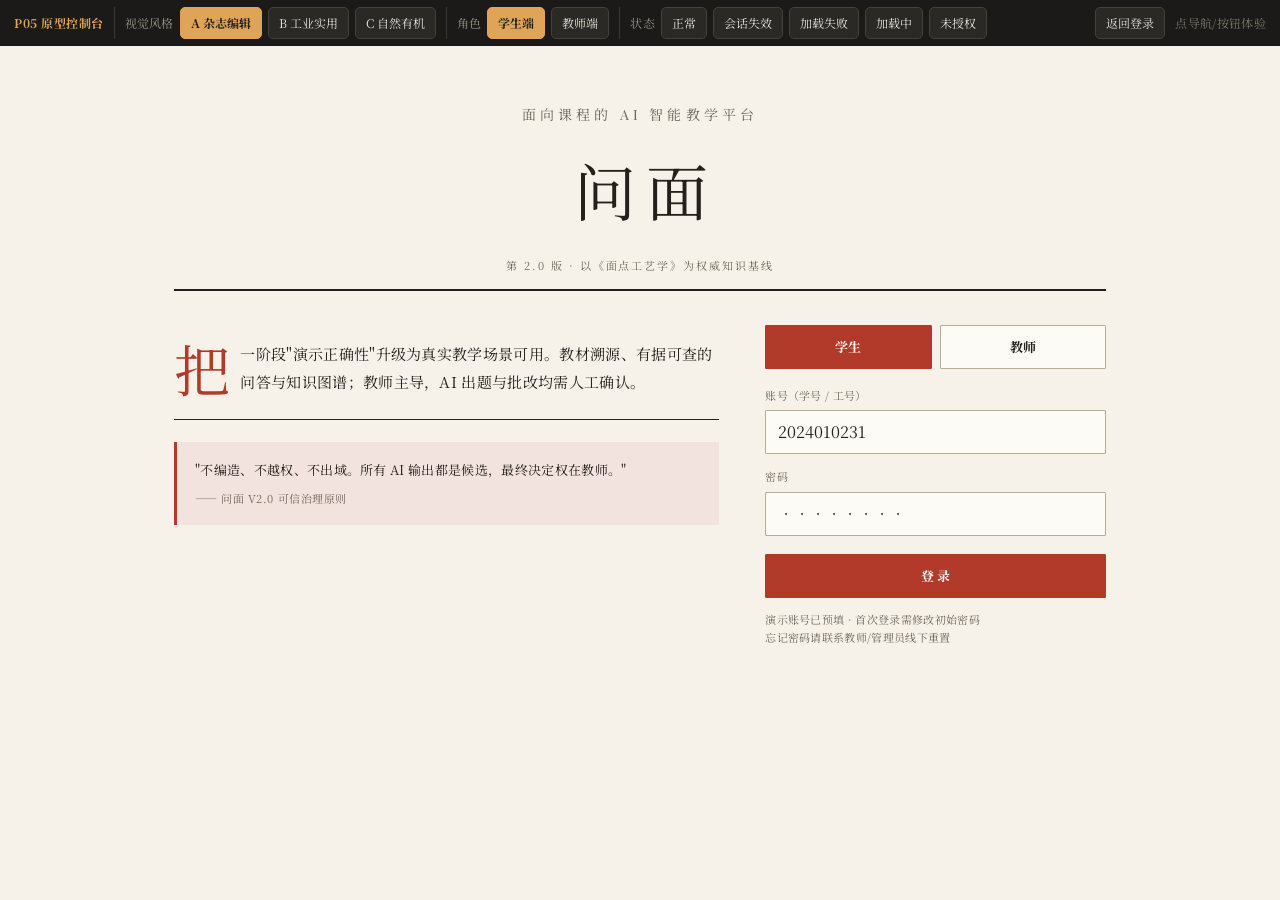
<file: prototype/index.html>
<!DOCTYPE html>
<html lang="zh-CN">
<head>
<meta charset="utf-8">
<meta name="viewport" content="width=device-width, initial-scale=1">
<title>问面 V2.0 · P05 交互原型（三套视觉风格）</title>
<link rel="preconnect" href="https://fonts.googleapis.com">
<link rel="preconnect" href="https://fonts.gstatic.com" crossorigin>
<link href="https://fonts.googleapis.com/css2?family=Playfair+Display:wght@400;700&family=Noto+Serif+SC:wght@400;700&family=Archivo+Black&family=IBM+Plex+Sans:wght@400;600&family=IBM+Plex+Mono&family=Fraunces:wght@400;700&family=Karla:wght@400;600&family=Noto+Sans+SC:wght@400;600&display=swap" rel="stylesheet">
<link rel="stylesheet" href="styles/tokens.css">
<link rel="stylesheet" href="styles/base.css">
<link rel="stylesheet" href="styles/schemes.css">
</head>
<body data-scheme="A">
<div id="devbar"></div>
<div id="root"></div>
<script src="scripts/main.js"></script>
</body>
</html>
</file>
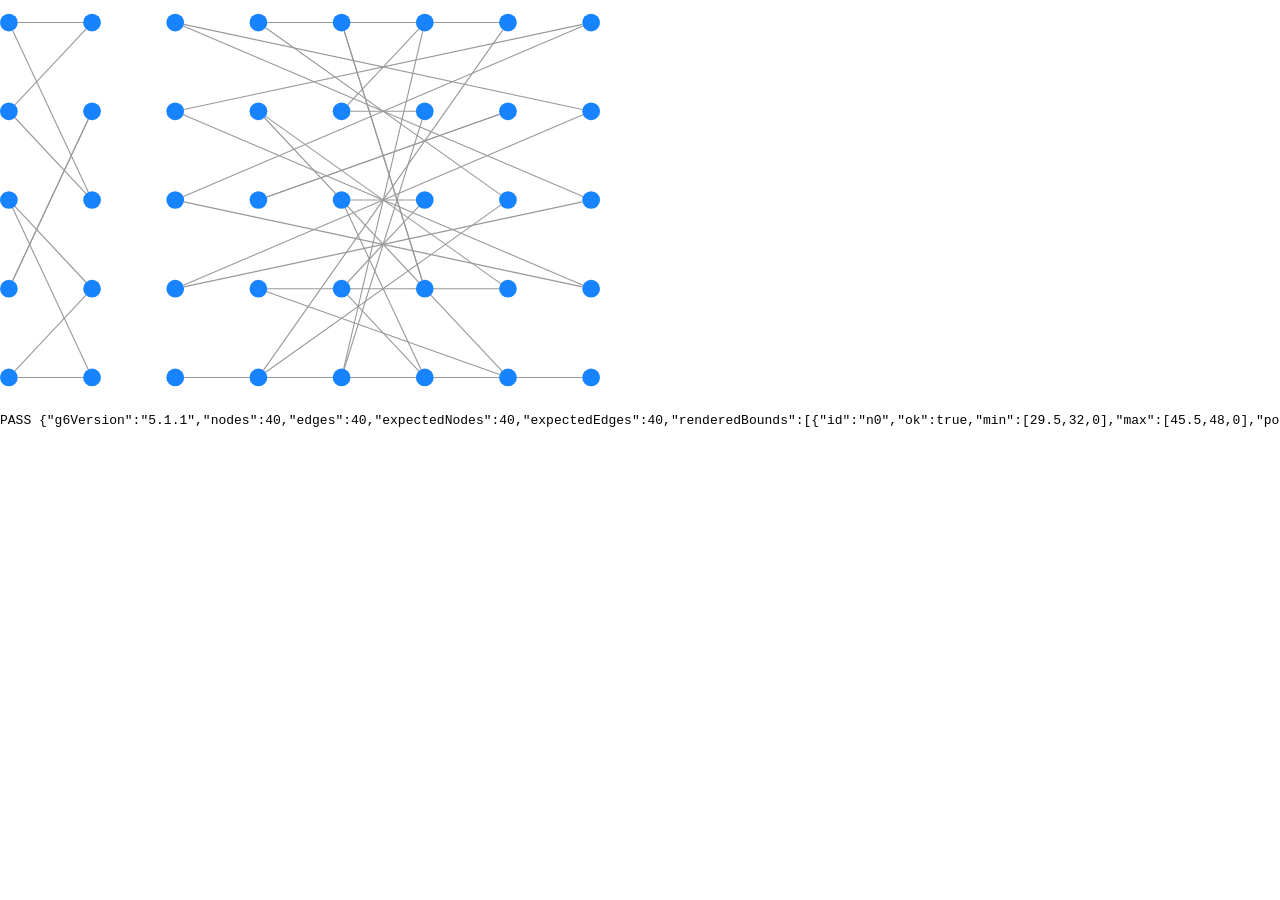
<file: poc/g6_render_poc.html>
<!DOCTYPE html>
<html lang="zh-CN">
<head><meta charset="utf-8"><title>P04 G6 PoC（严格判定版）</title>
<style>body{margin:0}#c{width:600px;height:400px}</style></head>
<body>
<div id="c"></div>
<pre id="result">RUNNING</pre>
<script src="./g6.min.js"></script>
<script>
/* 严格判定：不把“canvas 存在”当 PASS。必须同时满足：
   1) 数据层 40 节点/40 边；2) 抽样节点 getElementRenderBounds 返回有限绘制边界；
   3) canvas 分层存在；4) 无 error/unhandledrejection。
   render() Promise 状态单独记录：headless 虚拟时间下可能不 resolve，作为环境发现而非绘制判据。 */
(function(){
  var out = document.getElementById('result');
  var errors = [], promiseState = 'pending';
  window.addEventListener('error', function(e){ errors.push('error: ' + e.message); });
  window.addEventListener('unhandledrejection', function(e){ errors.push('rejection: ' + String(e.reason)); });
  function done(status, detail){
    if (window.__POC_DONE__) return;
    window.__POC_DONE__ = true;
    out.textContent = status + ' ' + JSON.stringify(detail);
  }
  try {
    if (typeof G6 === 'undefined' || !G6.Graph) { done('FAIL', {reason:'G6 global missing'}); return; }
    var nodes = [], edges = [], seen = {};
    for (var i=0;i<40;i++) nodes.push({id:'n'+i, label:'节点'+i});
    for (var i=0;i<60;i++) {
      var s='n'+(i%40), t='n'+((i*7+1)%40), key=s+'-'+t;
      if (seen[key]) continue; seen[key]=1;
      edges.push({id:'e'+edges.length, source:s, target:t});
    }
    var graph = new G6.Graph({container:'c', width:600, height:400,
      autoFit:'view', animation:false,
      layout:{type:'grid'},
      node:{style:{size:16, labelFill:'#222'}},
      edge:{style:{stroke:'#999'}},
      data:{nodes:nodes, edges:edges}});
    window.__graph = graph;
    var t0 = performance.now();
    Promise.resolve(graph.render()).then(function(){ promiseState='resolved'; })
      .catch(function(e){ promiseState='rejected: '+String(e); errors.push('render: '+String(e)); });
    var ticks = 0;
    var timer = setInterval(function(){
      ticks++;
      var nodeCount = (graph.getNodeData && graph.getNodeData().length) || -1;
      var edgeCount = (graph.getEdgeData && graph.getEdgeData().length) || -1;
      var bounds = [];
      ['n0','n7','n39'].forEach(function(id){
        try {
          var b = graph.getElementRenderBounds(id);
          var pos = graph.getElementPosition ? graph.getElementPosition(id) : null;
          var boundsOk = !!(b && b.min && b.max && isFinite(b.min[0]) && isFinite(b.min[1]) &&
                      isFinite(b.max[0]) && isFinite(b.max[1]) && b.max[0] >= b.min[0] && b.max[1] >= b.min[1]);
          var posOk = !!(pos && isFinite(pos[0]) && isFinite(pos[1]));
          bounds.push({id:id, ok:boundsOk && posOk, min:b&&b.min, max:b&&b.max, position:pos});
        } catch(e) { bounds.push({id:id, ok:false, err:String(e)}); }
      });
      var boundsOk = bounds.filter(function(b){return b.ok}).length;
      var canvasCount = document.querySelectorAll('#c canvas').length;
      var drawn = nodeCount===40 && edgeCount===40 && boundsOk===3 && canvasCount>0 && errors.length===0;
      if (drawn || ticks>60) {
        clearInterval(timer);
        done(drawn?'PASS':'FAIL', {g6Version:'5.1.1', nodes:nodeCount, edges:edgeCount,
          expectedNodes:40, expectedEdges:40, renderedBounds:bounds, boundsOk:boundsOk,
          canvasCount:canvasCount, renderMs:Math.round(performance.now()-t0), ticks:ticks,
          renderPromise:promiseState, errors:errors});
      }
    }, 100);
  } catch(e) { done('FAIL', {reason:String(e), stack:e.stack, errors:errors}); }
})();
</script>
</body></html>
</file>
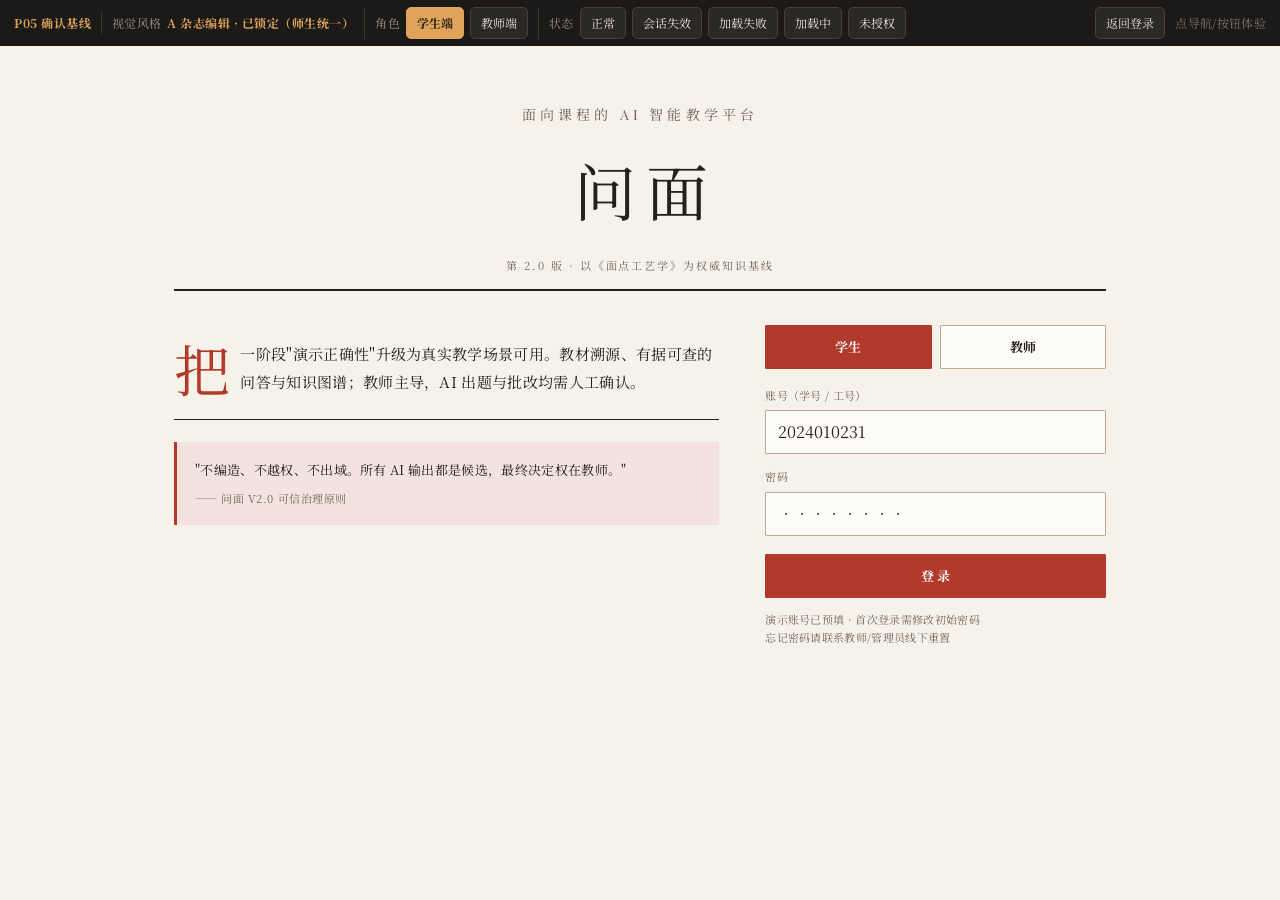
<file: prototype/baseline.html>
<!DOCTYPE html>
<html lang="zh-CN">
<head>
<meta charset="utf-8">
<meta name="viewport" content="width=device-width, initial-scale=1">
<title>问面 V2.0 · 开发基线（方案 A · 师生统一 Editorial 风格）</title>
<link rel="preconnect" href="https://fonts.googleapis.com">
<link rel="preconnect" href="https://fonts.gstatic.com" crossorigin>
<link href="https://fonts.googleapis.com/css2?family=Playfair+Display:wght@400;700&family=Noto+Serif+SC:wght@400;700&family=Archivo+Black&family=IBM+Plex+Sans:wght@400;600&family=IBM+Plex+Mono&family=Fraunces:wght@400;700&family=Karla:wght@400;600&family=Noto+Sans+SC:wght@400;600&display=swap" rel="stylesheet">
<link rel="stylesheet" href="styles/tokens.css">
<link rel="stylesheet" href="styles/base.css">
<link rel="stylesheet" href="styles/schemes.css">
</head>
<body data-scheme="A" data-baseline="1">
<!-- 用户 2026-11-24 15:50 确认：方案 A（Editorial / 杂志编辑风）为唯一开发基线；学生端与教师端统一风格与色调。
     本入口锁定 A，忽略 #scheme=B|C；B/C 仅保留在 index.html 作为 P05 决策过程对比。 -->
<div id="devbar"></div>
<div id="root"></div>
<script src="scripts/main.js"></script>
</body>
</html>
</file>
<file: prototype/styles/tokens.css>
/* ========== 设计令牌（三套方案各自的字体/色彩/间距/动效） ========== */
:root{
  --space-1:4px; --space-2:8px; --space-3:16px; --space-4:24px;
  --space-5:40px; --space-6:64px; --space-7:96px;
  --ease-out:cubic-bezier(.16,1,.3,1);
  --dur-fast:160ms; --dur-base:320ms; --dur-slow:640ms;
  --focus:2px solid var(--accent); --focus-offset:2px;
}

/* ---------- A 杂志编辑风：暖纸 + 墨黑 + 朱砂 ---------- */
[data-scheme="A"]{
  --font-display:"Playfair Display","Noto Serif SC",serif;
  --font-body:"Noto Serif SC",serif;
  --font-num:"Playfair Display",serif;
  --bg:#f6f2ea; --surface:#fdfbf6; --surface-2:#efe9dc;
  --text:#24201c; --muted:#6f6659; --border:#d9cfbd; --border-strong:#b9ad97;
  --accent:#b23a2b; --accent-soft:#f3e3de;
  /* A 方案状态色：与暖纸/墨黑/朱砂同调，避免状态徽章跳出整体色调 */
  --ok:#4a6b45; --warn:#9a6a1e; --danger:#a5352b;
  --shadow-1:0 2px 6px rgba(60,45,30,.07);
  --shadow-2:0 10px 28px rgba(60,45,30,.1);
  --radius:1px;
  --body-lh:1.85; --body-ls:.02em;
}
/* ---------- B 工业实用风：冷灰 + 钢蓝 + 信号橙 ---------- */
[data-scheme="B"]{
  --font-display:"Archivo Black","IBM Plex Sans",sans-serif;
  --font-body:"IBM Plex Sans","Noto Sans SC",sans-serif;
  --font-num:"IBM Plex Mono",monospace;
  --bg:#eef1f3; --surface:#ffffff; --surface-2:#e4e9ee;
  --text:#16324f; --muted:#5c7186; --border:#c7d2dc; --border-strong:#9fb0c0;
  --accent:#ff6b2c; --accent-soft:#fff0e8;
  --ok:#1b7f52; --warn:#b8730c; --danger:#c02f27;
  --shadow-1:none; --shadow-2:0 6px 0 rgba(22,50,79,.08);
  --radius:2px;
  --body-lh:1.55; --body-ls:0;
}
/* ---------- C 自然有机风：奶油 + 可可 + 麦穗金 ---------- */
[data-scheme="C"]{
  --font-display:"Fraunces","Noto Serif SC",serif;
  --font-body:"Karla","Noto Sans SC",sans-serif;
  --font-num:"Fraunces",serif;
  --bg:#faf4e8; --surface:#fffdf8; --surface-2:#f1e7d2;
  --text:#3d2c20; --muted:#8a7660; --border:#e8d9bf; --border-strong:#cfb894;
  --accent:#c8892f; --accent-soft:#f7ecd4; --accent-2:#5a7247;
  --shadow-1:0 4px 14px rgba(90,60,30,.08);
  --shadow-2:0 18px 40px rgba(90,60,30,.12);
  --radius:22px;
  --body-lh:1.75; --body-ls:.01em;
}
</file>
<file: prototype/styles/base.css>
/* ========== 基础重置与全局排版 ========== */
*,*::before,*::after{box-sizing:border-box}
html,body{margin:0;padding:0}
img,svg{max-width:100%}
button,input,select,textarea{font:inherit;color:inherit}
button{cursor:pointer}
a{color:inherit;text-decoration:none}
:focus-visible{outline:var(--focus);outline-offset:var(--focus-offset)}
body{
  background:var(--bg);color:var(--text);
  font-family:var(--font-body);line-height:var(--body-lh);letter-spacing:var(--body-ls);
  -webkit-font-smoothing:antialiased;
}
h1,h2,h3,h4{font-family:var(--font-display);font-weight:700;line-height:1.15;margin:0}
.tabnums{font-family:var(--font-num);font-variant-numeric:tabular-nums}

/* ---------- 原型控制台（非产品界面） ---------- */
#devbar{position:fixed;top:0;left:0;right:0;z-index:9999;background:#1b1a18;color:#e8e4dc;
  display:flex;align-items:center;gap:10px;padding:7px 14px;font-size:12px;flex-wrap:wrap;
  font-family:var(--font-body)}
#devbar .tag{font-weight:700;color:#e0a458;letter-spacing:.5px}
#devbar .grp{display:flex;align-items:center;gap:6px;padding-left:10px;border-left:1px solid #3a3833}
#devbar .lbl{color:#9a948a}
#devbar button{background:#2b2925;color:#e8e4dc;border:1px solid #45413a;border-radius:5px;padding:4px 10px;font-size:12px}
#devbar button:hover{background:#3a3731}
#devbar button.on{background:#e0a458;color:#232019;border-color:#e0a458;font-weight:700}
#devbar .spacer{flex:1}
#devbar .hint{color:#7c766c}
body{padding-top:42px}

/* ---------- 通用组件（结构在各 scheme 中重定义） ---------- */
.pill{display:inline-flex;align-items:center;gap:6px;padding:4px 10px;border-radius:999px;
  font-size:11px;font-family:var(--font-body);border:1px solid var(--border)}
.pill.ok{color:var(--ok);border-color:var(--ok)}
.pill.warn{color:var(--warn);border-color:var(--warn)}
.pill.danger{color:var(--danger);border-color:var(--danger)}
.pill.accent{color:var(--accent);border-color:var(--accent)}
.muted{color:var(--muted)}
.icon-btn{display:inline-grid;place-items:center;min-width:36px;min-height:36px}
.svg-ico{width:17px;height:17px;flex:none;vertical-align:-3px}
.btn{display:inline-flex;align-items:center;justify-content:center;gap:7px;
  min-height:44px;padding:0 18px;border-radius:var(--radius);font-weight:700;font-size:13px;
  border:1px solid var(--border-strong);background:var(--surface);transition:transform var(--dur-fast),background var(--dur-fast)}
.btn:hover{transform:translateY(-1px)}
.btn:active{transform:translateY(0)}
.btn.primary{background:var(--accent);border-color:var(--accent);color:#fff}
.btn.ghost{background:transparent}

/* ---------- 入场序列（编排一次，可降级） ---------- */
.reveal{opacity:0;transform:translateY(18px)}
@media (prefers-reduced-motion:no-preference){
  .reveal.in{opacity:1;transform:none;
    transition:opacity var(--dur-base) var(--ease-out),transform var(--dur-base) var(--ease-out)}
  .reveal.in:nth-child(1){transition-delay:60ms}
  .reveal.in:nth-child(2){transition-delay:120ms}
  .reveal.in:nth-child(3){transition-delay:180ms}
  .reveal.in:nth-child(4){transition-delay:240ms}
  .reveal.in:nth-child(5){transition-delay:300ms}
}
@media (prefers-reduced-motion:reduce){.reveal{opacity:1;transform:none;transition:none}}

/* ---------- 骨架屏 ---------- */
.skeleton{display:grid;gap:12px}
.sk-line{height:14px;border-radius:4px;background:linear-gradient(90deg,var(--surface-2),var(--surface),var(--surface-2));background-size:200% 100%;animation:sh 1.2s infinite}
@keyframes sh{0%{background-position:200% 0}100%{background-position:-200% 0}}
@media (prefers-reduced-motion:reduce){.sk-line{animation:none}}
</file>
<file: prototype/styles/schemes.css>
/* ================================================================
   方案 A · 杂志编辑风（Editorial）—— 暖纸、规则线、多栏、首字下沉
   ================================================================ */
[data-scheme="A"] .ed-masthead{
  background:var(--surface);border-bottom:2px solid var(--text);
  padding:14px 34px 10px;display:flex;align-items:baseline;gap:20px;position:sticky;top:42px;z-index:40}
[data-scheme="A"] .ed-masthead .brand{font-family:var(--font-display);font-size:26px;letter-spacing:-.03em}
[data-scheme="A"] .ed-masthead .brand small{display:block;font-family:var(--font-body);font-size:10px;letter-spacing:.22em;color:var(--muted);text-transform:uppercase}
[data-scheme="A"] .ed-masthead .issue{font-family:var(--font-body);font-size:11px;color:var(--muted);letter-spacing:.08em;border-left:1px solid var(--border);padding-left:20px}
[data-scheme="A"] .ed-masthead .spacer{flex:1}
[data-scheme="A"] .ed-masthead .role{font-family:var(--font-body);font-size:11px;letter-spacing:.1em;color:var(--accent);border:1px solid var(--accent);padding:4px 12px}
[data-scheme="A"] .ed-shell{display:grid;grid-template-columns:64px 1fr;min-height:calc(100vh - 42px - 60px)}
[data-scheme="A"] .ed-spine{background:var(--surface-2);border-right:1px solid var(--border);
  display:flex;flex-direction:column;align-items:center;gap:4px;padding:22px 0}
[data-scheme="A"] .ed-spine .vol{font-family:var(--font-display);font-size:12px;color:var(--muted);writing-mode:vertical-rl;letter-spacing:.3em;margin-bottom:16px;border-bottom:1px solid var(--border-strong);padding-bottom:16px}
[data-scheme="A"] .ed-spine button{width:44px;min-height:44px;display:grid;place-items:center;font-family:var(--font-body);font-size:11px;color:var(--muted);border-left:3px solid transparent;writing-mode:vertical-rl;letter-spacing:.12em;transition:color var(--dur-fast),border-color var(--dur-fast)}
[data-scheme="A"] .ed-spine button:hover{color:var(--text)}
[data-scheme="A"] .ed-spine button.on{color:var(--accent);border-left-color:var(--accent);font-weight:700}
[data-scheme="A"] .ed-main{padding:34px 40px 60px;max-width:1280px}
[data-scheme="A"] .ed-kicker{font-family:var(--font-body);font-size:11px;letter-spacing:.24em;text-transform:uppercase;color:var(--accent);border-bottom:1px solid var(--border);padding-bottom:8px;margin-bottom:18px}
[data-scheme="A"] .ed-title{font-size:52px;letter-spacing:-.035em;line-height:1.05;margin-bottom:8px}
[data-scheme="A"] .ed-deck{font-family:var(--font-body);font-size:15px;color:var(--muted);line-height:1.7;max-width:640px;margin-bottom:28px}
[data-scheme="A"] .ed-rule{border:0;border-top:1px solid var(--text);margin:22px 0}
[data-scheme="A"] .ed-columns{display:grid;grid-template-columns:1.7fr 1fr;gap:38px}
[data-scheme="A"] .ed-column{border-left:1px solid var(--border);padding-left:24px}
[data-scheme="A"] .ed-column:first-child{border-left:none;padding-left:0}
[data-scheme="A"] .ed-folio{font-family:var(--font-display);font-size:64px;line-height:.9;color:var(--accent);opacity:.9;letter-spacing:-.05em}
[data-scheme="A"] .ed-folio-cap{font-family:var(--font-body);font-size:11px;letter-spacing:.16em;color:var(--muted);text-transform:uppercase;margin-top:6px}
[data-scheme="A"] .ed-lede{font-family:var(--font-body);font-size:15px;line-height:1.9}
[data-scheme="A"] .ed-lede::first-letter{font-family:var(--font-display);font-size:56px;float:left;line-height:.82;padding:6px 10px 0 0;color:var(--accent)}
[data-scheme="A"] .ed-entry{padding:14px 0;border-bottom:1px solid var(--border)}
[data-scheme="A"] .ed-entry:last-child{border-bottom:none}
[data-scheme="A"] .ed-entry .no{font-family:var(--font-display);font-size:20px;color:var(--accent);margin-right:10px}
[data-scheme="A"] .ed-entry h4{font-family:var(--font-body);font-size:14px;font-weight:700;display:inline}
[data-scheme="A"] .ed-entry .meta{font-family:var(--font-body);font-size:11px;color:var(--muted);margin-top:4px}
[data-scheme="A"] .ed-quote{background:var(--accent-soft);border-left:3px solid var(--accent);padding:16px 18px;font-family:var(--font-body);font-size:13px;line-height:1.8;margin:14px 0}
[data-scheme="A"] .ed-quote .cite{display:block;font-size:11px;color:var(--muted);margin-top:8px;letter-spacing:.05em}
/* 学生端 3 项 / 教师端 4 项共用同一版式：按条目数自适应，避免 4 项时第 4 项孤行 */
[data-scheme="A"] .ed-figures{display:grid;grid-template-columns:repeat(auto-fit,minmax(118px,1fr));gap:0;border-top:1px solid var(--border);border-bottom:1px solid var(--border);margin:24px 0}
[data-scheme="A"] .ed-figures div{padding:16px 18px;border-right:1px solid var(--border)}
[data-scheme="A"] .ed-figures div:last-child{border-right:none}
[data-scheme="A"] .ed-figures .n{font-family:var(--font-display);font-size:34px;color:var(--text)}
[data-scheme="A"] .ed-figures .l{font-family:var(--font-body);font-size:11px;letter-spacing:.1em;color:var(--muted);text-transform:uppercase}

/* ================================================================
   方案 B · 工业实用风（Industrial）—— 冷灰、方角、发丝线、等宽数字
   ================================================================ */
[data-scheme="B"] .ind-statusbar{
  background:var(--text);color:#eaf0f6;padding:9px 20px;display:flex;align-items:center;gap:20px;
  font-family:var(--font-body);font-size:11px;letter-spacing:.06em;position:sticky;top:42px;z-index:40}
[data-scheme="B"] .ind-statusbar .brand{font-family:var(--font-display);font-size:14px;letter-spacing:-.01em;color:#fff}
[data-scheme="B"] .ind-statusbar .seg{border-left:1px solid rgba(255,255,255,.2);padding-left:18px;display:flex;gap:16px;align-items:center}
[data-scheme="B"] .ind-statusbar .seg b{font-family:var(--font-num);color:#fff}
[data-scheme="B"] .ind-statusbar .led{display:inline-block;width:7px;height:7px;border-radius:50%;background:#3ddc84;margin-right:5px}
[data-scheme="B"] .ind-statusbar .spacer{flex:1}
[data-scheme="B"] .ind-shell{display:grid;grid-template-columns:60px 1fr;min-height:calc(100vh - 42px - 36px)}
[data-scheme="B"] .ind-rail{background:var(--surface-2);border-right:1px solid var(--border-strong);display:flex;flex-direction:column;align-items:center;gap:2px;padding:10px 0}
[data-scheme="B"] .ind-rail button{width:48px;min-height:48px;display:grid;place-items:center;color:var(--muted);border-left:3px solid transparent;position:relative}
[data-scheme="B"] .ind-rail button:hover{background:var(--surface);color:var(--text)}
[data-scheme="B"] .ind-rail button.on{background:var(--surface);color:var(--accent);border-left-color:var(--accent)}
[data-scheme="B"] .ind-rail .tip{font-family:var(--font-body);font-size:9px;margin-top:2px}
[data-scheme="B"] .ind-rail .dot{position:absolute;top:6px;right:8px;width:6px;height:6px;border-radius:50%;background:var(--accent)}
[data-scheme="B"] .ind-main{padding:20px 24px 48px;overflow:auto}
[data-scheme="B"] .ind-crumb{font-family:var(--font-body);font-size:11px;color:var(--muted);letter-spacing:.05em;margin-bottom:10px}
[data-scheme="B"] .ind-head{display:flex;align-items:center;justify-content:space-between;gap:16px;border-bottom:1px solid var(--border-strong);padding-bottom:12px;margin-bottom:18px}
[data-scheme="B"] .ind-head h1{font-family:var(--font-display);font-size:26px;letter-spacing:-.01em}
[data-scheme="B"] .ind-metrics{display:grid;grid-template-columns:repeat(4,1fr);border:1px solid var(--border-strong);margin-bottom:18px}
[data-scheme="B"] .ind-metric{padding:14px 16px;border-right:1px solid var(--border-strong);background:var(--surface)}
[data-scheme="B"] .ind-metric:last-child{border-right:none}
[data-scheme="B"] .ind-metric .k{font-family:var(--font-body);font-size:10px;letter-spacing:.1em;color:var(--muted);text-transform:uppercase}
[data-scheme="B"] .ind-metric .v{font-family:var(--font-num);font-size:30px;font-weight:700;color:var(--text);line-height:1.1;margin-top:6px}
[data-scheme="B"] .ind-metric .v.hot{color:var(--accent)}
[data-scheme="B"] .ind-metric .d{font-family:var(--font-body);font-size:10px;color:var(--muted);margin-top:4px}
[data-scheme="B"] .ind-panel{border:1px solid var(--border-strong);background:var(--surface);margin-bottom:16px}
[data-scheme="B"] .ind-panel>.hd{font-family:var(--font-body);font-size:11px;letter-spacing:.1em;text-transform:uppercase;color:var(--text);padding:10px 14px;border-bottom:1px solid var(--border-strong);background:var(--surface-2);display:flex;align-items:center;gap:8px}
[data-scheme="B"] .ind-panel>.bd{padding:14px}
[data-scheme="B"] .ind-grid2{display:grid;grid-template-columns:1.4fr 1fr;gap:16px}
[data-scheme="B"] .ind-row{display:flex;align-items:center;gap:12px;padding:9px 0;border-bottom:1px solid var(--border);font-family:var(--font-body);font-size:12px}
[data-scheme="B"] .ind-row:last-child{border-bottom:none}
[data-scheme="B"] .ind-row .code{font-family:var(--font-num);font-size:11px;color:var(--muted);min-width:54px}
[data-scheme="B"] .ind-row .grow{flex:1}
[data-scheme="B"] .ind-status{font-family:var(--font-num);font-size:10px;border:1px solid var(--border-strong);padding:2px 7px;letter-spacing:.04em}
[data-scheme="B"] .ind-status.ok{color:var(--ok);border-color:var(--ok)}
[data-scheme="B"] .ind-status.warn{color:var(--warn);border-color:var(--warn)}
[data-scheme="B"] .ind-bar{height:8px;background:var(--surface-2);border:1px solid var(--border);margin-top:5px}
[data-scheme="B"] .ind-bar>i{display:block;height:100%;background:var(--accent)}
[data-scheme="B"] .ind-tag{font-family:var(--font-num);font-size:10px;color:var(--muted);border:1px solid var(--border);padding:2px 6px}

/* ================================================================
   方案 C · 自然有机风（Organic）—— 奶油、柔和曲线、错落重叠
   ================================================================ */
[data-scheme="C"] .org-nav{
  position:sticky;top:52px;z-index:40;margin:10px auto 0;max-width:960px;
  display:flex;align-items:center;gap:8px;padding:7px 10px;border-radius:999px;
  background:rgba(255,253,248,.86);backdrop-filter:blur(10px);border:1px solid var(--border);box-shadow:var(--shadow-1)}
[data-scheme="C"] .org-nav .brand{font-family:var(--font-display);font-size:20px;padding:0 12px;color:var(--text)}
[data-scheme="C"] .org-nav .links{display:flex;gap:4px;flex:1;flex-wrap:wrap}
[data-scheme="C"] .org-nav button{border-radius:999px;padding:8px 13px;font-family:var(--font-body);font-size:12px;color:var(--muted);min-height:36px}
[data-scheme="C"] .org-nav button:hover{background:var(--surface-2);color:var(--text)}
[data-scheme="C"] .org-nav button.on{background:var(--accent-soft);color:var(--text);font-weight:700}
[data-scheme="C"] .org-hero{position:relative;max-width:960px;margin:30px auto 0;padding:44px 46px;overflow:hidden}
[data-scheme="C"] .org-hero .blob{position:absolute;border-radius:60% 40% 55% 45%/50% 55% 45% 50%;filter:blur(2px);opacity:.55;z-index:0}
[data-scheme="C"] .org-hero .b1{width:360px;height:300px;right:-60px;top:-90px;background:radial-gradient(circle at 40% 40%,#e9c98a,transparent 70%)}
[data-scheme="C"] .org-hero .b2{width:300px;height:260px;left:-80px;bottom:-120px;background:radial-gradient(circle at 50% 50%,#a9bd93,transparent 70%)}
[data-scheme="C"] .org-hero .inner{position:relative;z-index:1}
[data-scheme="C"] .org-hero h1{font-size:46px;letter-spacing:-.02em;line-height:1.08;max-width:620px}
[data-scheme="C"] .org-hero h1 em{font-style:normal;color:var(--accent)}
[data-scheme="C"] .org-hero p{font-family:var(--font-body);color:var(--muted);max-width:520px;margin:16px 0 24px;line-height:1.8}
[data-scheme="C"] .org-wrap{max-width:960px;margin:0 auto;padding:0 20px 64px}
[data-scheme="C"] .org-section-title{font-family:var(--font-display);font-size:24px;margin:36px 0 18px;display:flex;align-items:center;gap:12px}
[data-scheme="C"] .org-section-title::after{content:"";flex:1;height:1px;background:var(--border)}
[data-scheme="C"] .org-cards{display:grid;grid-template-columns:repeat(3,1fr);gap:20px}
[data-scheme="C"] .org-card{background:var(--surface);padding:22px;border:1px solid var(--border);box-shadow:var(--shadow-1);
  border-radius:26px 22px 28px 20px;transition:transform var(--dur-base) var(--ease-out)}
[data-scheme="C"] .org-card:hover{transform:translateY(-6px) rotate(-.6deg)}
[data-scheme="C"] .org-card:nth-child(2){border-radius:20px 28px 22px 26px;transform:translateY(14px)}
[data-scheme="C"] .org-card:nth-child(3){border-radius:28px 20px 26px 22px}
[data-scheme="C"] .org-card .ico{width:44px;height:44px;border-radius:50% 45% 52% 48%;background:var(--accent-soft);display:grid;place-items:center;color:var(--accent);margin-bottom:14px}
[data-scheme="C"] .org-card h3{font-family:var(--font-display);font-size:17px;margin-bottom:6px}
[data-scheme="C"] .org-card p{font-family:var(--font-body);font-size:12.5px;color:var(--muted);line-height:1.7}
[data-scheme="C"] .org-soft{background:var(--surface);border:1px solid var(--border);border-radius:30px 24px 30px 26px;padding:24px;box-shadow:var(--shadow-1)}
[data-scheme="C"] .org-list-row{display:flex;gap:14px;align-items:center;padding:12px 0;border-bottom:1px dashed var(--border)}
[data-scheme="C"] .org-list-row:last-child{border-bottom:none}
[data-scheme="C"] .org-list-row .mk{width:36px;height:36px;border-radius:50% 46% 54% 48%;background:var(--surface-2);display:grid;place-items:center;color:var(--accent);flex:none}

/* ================================================================
   内页通用语义结构在三套方案下的差异化呈现
   ================================================================ */
/* 页面标题区 */
.page-head{margin-bottom:20px}
.page-head h1{font-size:30px}
.page-head p{margin:6px 0 0;color:var(--muted);font-size:13px}
[data-scheme="B"] .page-head h1{font-family:var(--font-display);font-size:26px}
[data-scheme="C"] .page-head h1{font-family:var(--font-display);font-size:32px;letter-spacing:-.02em}

/* 列表项：A 用规则线、B 用发丝框、C 用软卡 */
.item-list{display:flex;flex-direction:column}
[data-scheme="A"] .item-list .item{padding:13px 0;border-bottom:1px solid var(--border)}
[data-scheme="B"] .item-list .item{padding:11px 12px;border:1px solid var(--border-strong);margin-bottom:6px;background:var(--surface)}
[data-scheme="C"] .item-list .item{padding:14px 16px;border-radius:18px 16px 20px 16px;margin-bottom:10px;background:var(--surface);border:1px solid var(--border)}
.item{display:flex;gap:12px;align-items:center}
.item .grow{flex:1;min-width:0}
.item h4{margin:0 0 3px;font-size:13.5px}
.item .meta{font-size:11.5px;color:var(--muted)}
.item .go{color:var(--accent);font-size:12px;font-weight:700;white-space:nowrap}

/* 数据条 */
.databar{height:7px;background:var(--surface-2);border-radius:99px;overflow:hidden;margin-top:7px;max-width:240px}
[data-scheme="B"] .databar{border-radius:0;border:1px solid var(--border)}
[data-scheme="C"] .databar{border-radius:99px 60px 99px 70px}
.databar>i{display:block;height:100%;background:var(--accent)}

/* 筛选条 */
.filterbar{display:flex;gap:8px;flex-wrap:wrap;margin-bottom:16px;align-items:center}
.filterbar input,.filterbar select{padding:8px 11px;border:1px solid var(--border-strong);background:var(--surface);color:var(--text);font-size:12.5px;min-height:38px}
[data-scheme="C"] .filterbar input,[data-scheme="C"] .filterbar select{border-radius:14px 12px 15px 11px}
[data-scheme="A"] .filterbar input,[data-scheme="A"] .filterbar select{border-radius:0}

/* 三栏图谱：三套方案用不同的框架处理 */
.graph-wrap{display:grid;height:540px;border:1px solid var(--border)}
[data-scheme="A"] .graph-wrap{grid-template-columns:210px 1fr 280px;background:var(--surface)}
[data-scheme="B"] .graph-wrap{grid-template-columns:56px 1fr 300px;border-color:var(--border-strong)}
[data-scheme="C"] .graph-wrap{grid-template-columns:1fr;border:none;height:auto;gap:14px}
.graph-left{padding:14px;overflow:auto;border-right:1px solid var(--border)}
.graph-center{position:relative;overflow:hidden;
  background-image:radial-gradient(circle,var(--border) 1px,transparent 1.2px);background-size:22px 22px}
.graph-right{padding:16px;overflow:auto;border-left:1px solid var(--border)}
[data-scheme="C"] .graph-left,[data-scheme="C"] .graph-right{border:none;border-radius:22px;background:var(--surface)}
[data-scheme="C"] .graph-left{max-height:150px}
[data-scheme="C"] .graph-center{border-radius:26px 22px 28px 20px;border:1px solid var(--border);height:380px}
[data-scheme="B"] .graph-left{padding:10px 6px}
[data-scheme="B"] .graph-left .txt{display:none}
.gnode{position:absolute;width:104px;padding:8px 5px;text-align:center;font-size:11.5px;line-height:1.25;cursor:pointer}
[data-scheme="A"] .gnode{background:var(--surface);border:1px solid var(--border-strong);border-radius:0}
[data-scheme="B"] .gnode{background:var(--surface);border:1px solid var(--border-strong);border-radius:0;font-family:var(--font-body)}
[data-scheme="C"] .gnode{background:var(--surface);border:1px solid var(--accent);border-radius:18px 14px 20px 13px;box-shadow:var(--shadow-1)}
.gnode.sel{outline:2px solid var(--accent);outline-offset:2px}
.gnode small{display:block;font-size:9.5px;color:var(--muted);margin-top:2px}

/* 异常态画面：三套方案呈现方式不同 */
.state-wrap{min-height:calc(100vh - 42px - 120px);display:grid;place-items:center;padding:24px}
.state-card{max-width:440px;width:100%;padding:32px;text-align:center}
[data-scheme="A"] .state-card{background:var(--surface);border-top:4px solid var(--accent)}
[data-scheme="B"] .state-card{background:var(--surface);border:1px solid var(--border-strong);box-shadow:var(--shadow-2)}
[data-scheme="C"] .state-card{background:var(--surface);border-radius:34px 26px 32px 28px;box-shadow:var(--shadow-2);padding:44px}
.state-card h2{font-size:24px;margin-bottom:10px}
.state-card p{font-size:13px;color:var(--muted);line-height:1.8;margin-bottom:22px}
.state-card .acts{display:flex;gap:8px;justify-content:center;flex-wrap:wrap}
</file>
